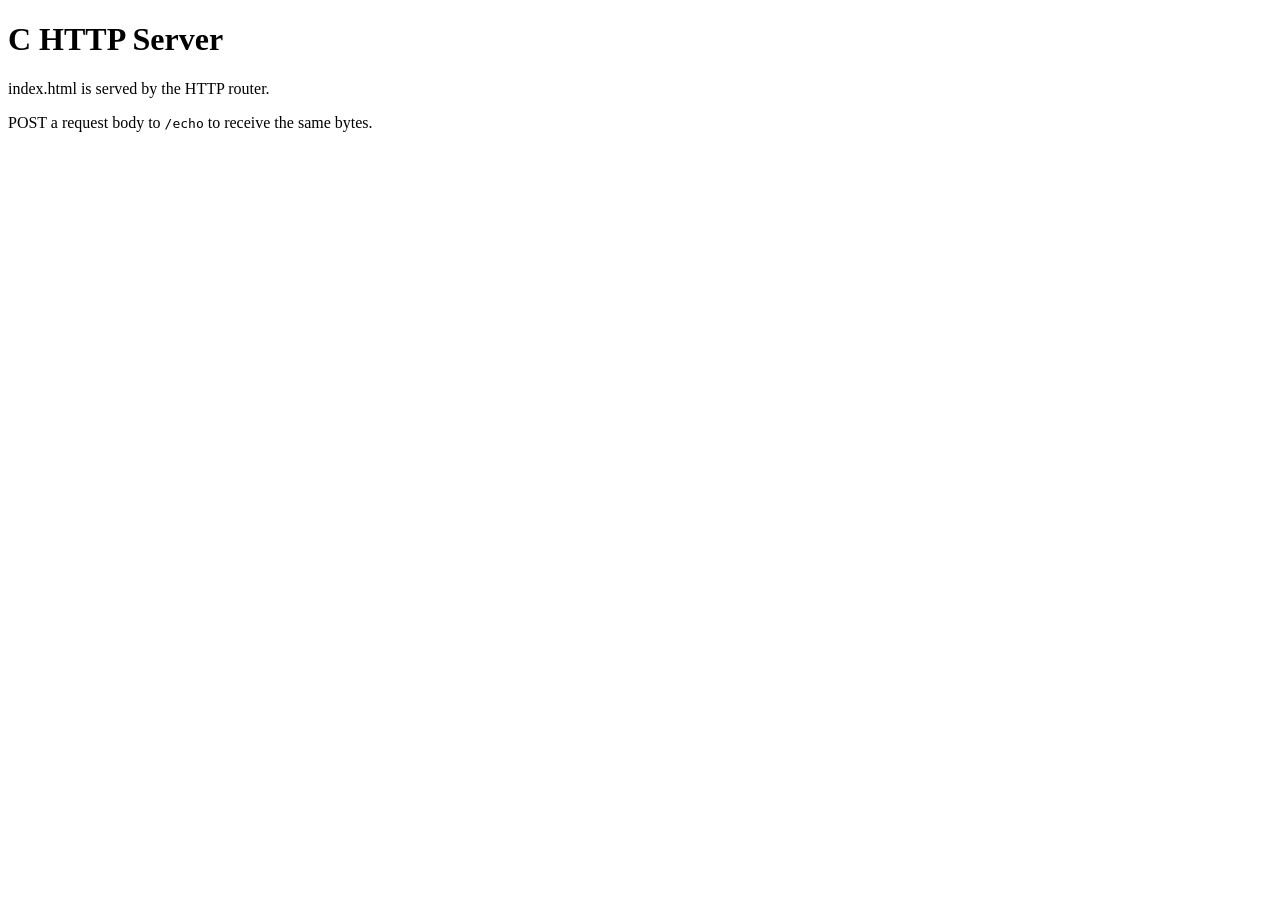
<file: index.html>
<!doctype html>
<html lang="en">
<head>
  <meta charset="utf-8">
  <meta name="viewport" content="width=device-width, initial-scale=1">
  <title>C HTTP Server</title>
</head>
<body>
  <main>
    <h1>C HTTP Server</h1>
    <p>index.html is served by the HTTP router.</p>
    <p>POST a request body to <code>/echo</code> to receive the same bytes.</p>
  </main>
</body>
</html>
</file>
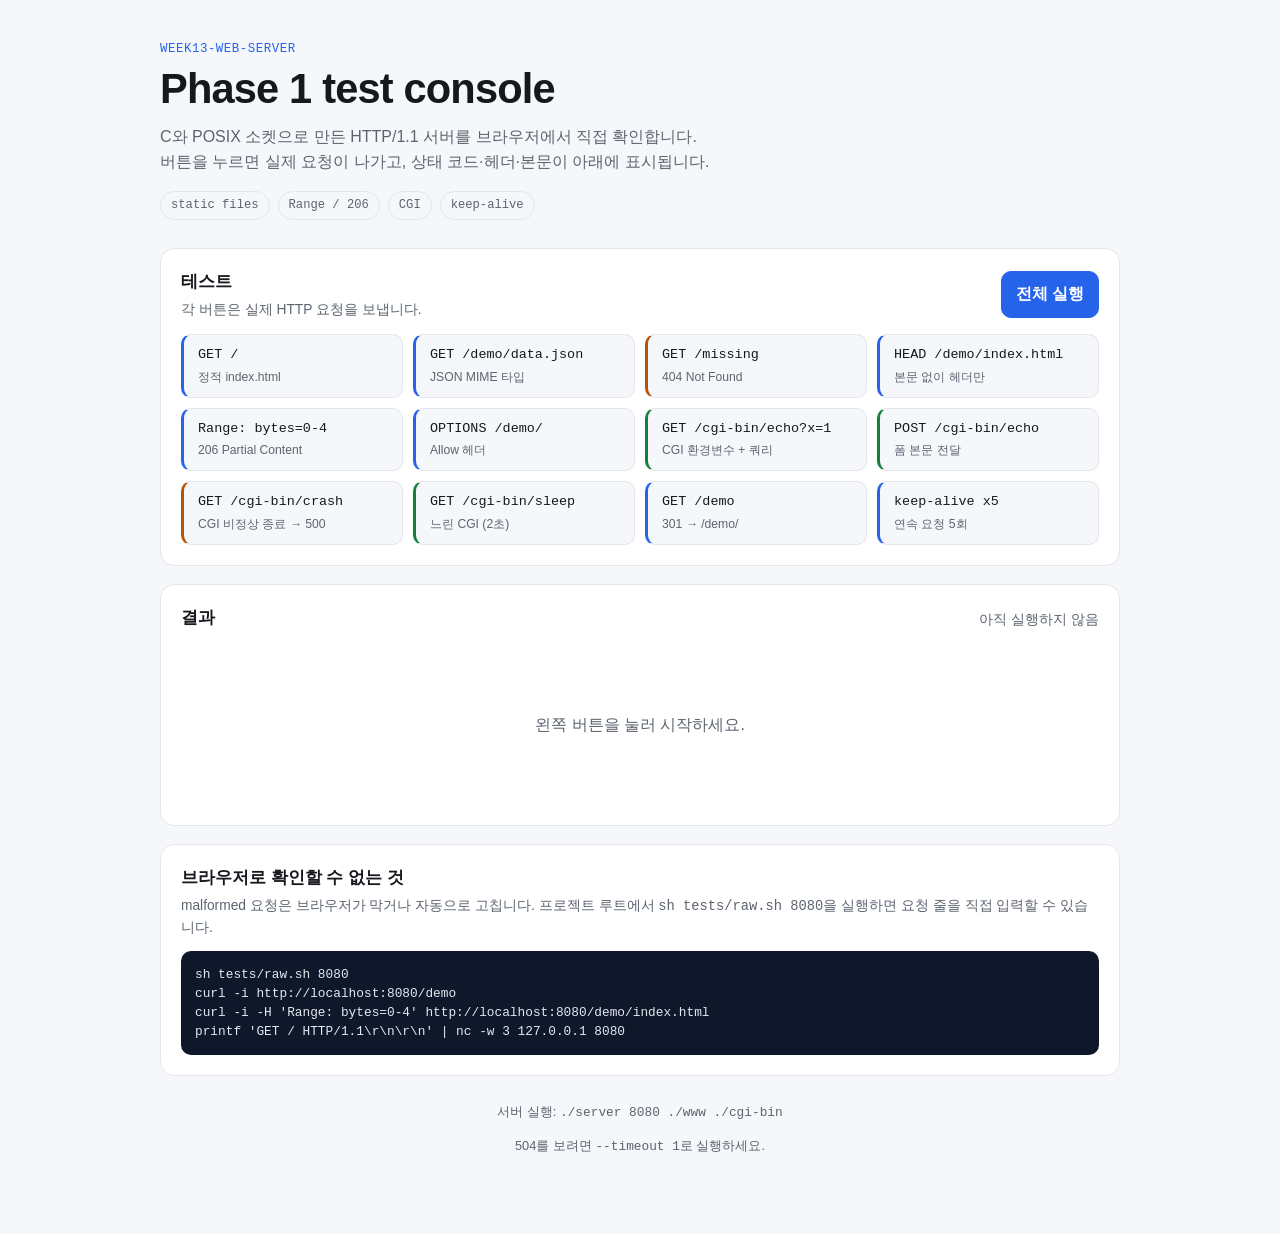
<file: www/demo/index.html>
<!DOCTYPE html>
<html lang="ko">
<head>
  <meta charset="utf-8">
  <meta name="viewport" content="width=device-width, initial-scale=1">
  <title>Phase 1 test console — week13 web server</title>
  <link rel="stylesheet" href="./style.css">
  <script src="./app.js" defer></script>
</head>
<body>
  <div class="page">
    <header class="hero">
      <p class="eyebrow">week13-web-server</p>
      <h1>Phase 1 test console</h1>
      <p class="lede">
        C와 POSIX 소켓으로 만든 HTTP/1.1 서버를 브라우저에서 직접 확인합니다.
        버튼을 누르면 실제 요청이 나가고, 상태 코드·헤더·본문이 아래에 표시됩니다.
      </p>
      <div class="pills">
        <span class="pill">static files</span>
        <span class="pill">Range / 206</span>
        <span class="pill">CGI</span>
        <span class="pill">keep-alive</span>
      </div>
    </header>

    <main>
      <section class="panel">
        <div class="panel-head">
          <div>
            <h2>테스트</h2>
            <p class="hint">각 버튼은 실제 HTTP 요청을 보냅니다.</p>
          </div>
          <button id="run-all" class="btn btn-primary" type="button">전체 실행</button>
        </div>
        <div id="tests" class="test-grid"></div>
      </section>

      <section class="panel">
        <div class="panel-head">
          <h2>결과</h2>
          <span id="result-title" class="hint">아직 실행하지 않음</span>
        </div>
        <div id="result" class="result empty" aria-live="polite">
          <p class="empty">왼쪽 버튼을 눌러 시작하세요.</p>
        </div>
      </section>

      <section class="panel">
        <h2>브라우저로 확인할 수 없는 것</h2>
        <p class="hint">
          malformed 요청은 브라우저가 막거나 자동으로 고칩니다. 프로젝트 루트에서
          <code>sh tests/raw.sh 8080</code>을 실행하면 요청 줄을 직접 입력할 수 있습니다.
        </p>
        <pre class="snippet"><code>sh tests/raw.sh 8080
curl -i http://localhost:8080/demo
curl -i -H 'Range: bytes=0-4' http://localhost:8080/demo/index.html
printf 'GET / HTTP/1.1\r\n\r\n' | nc -w 3 127.0.0.1 8080</code></pre>
      </section>
    </main>

    <footer class="footer">
      <p>서버 실행: <code>./server 8080 ./www ./cgi-bin</code></p>
      <p>504를 보려면 <code>--timeout 1</code>로 실행하세요.</p>
    </footer>
  </div>
</body>
</html>
</file>
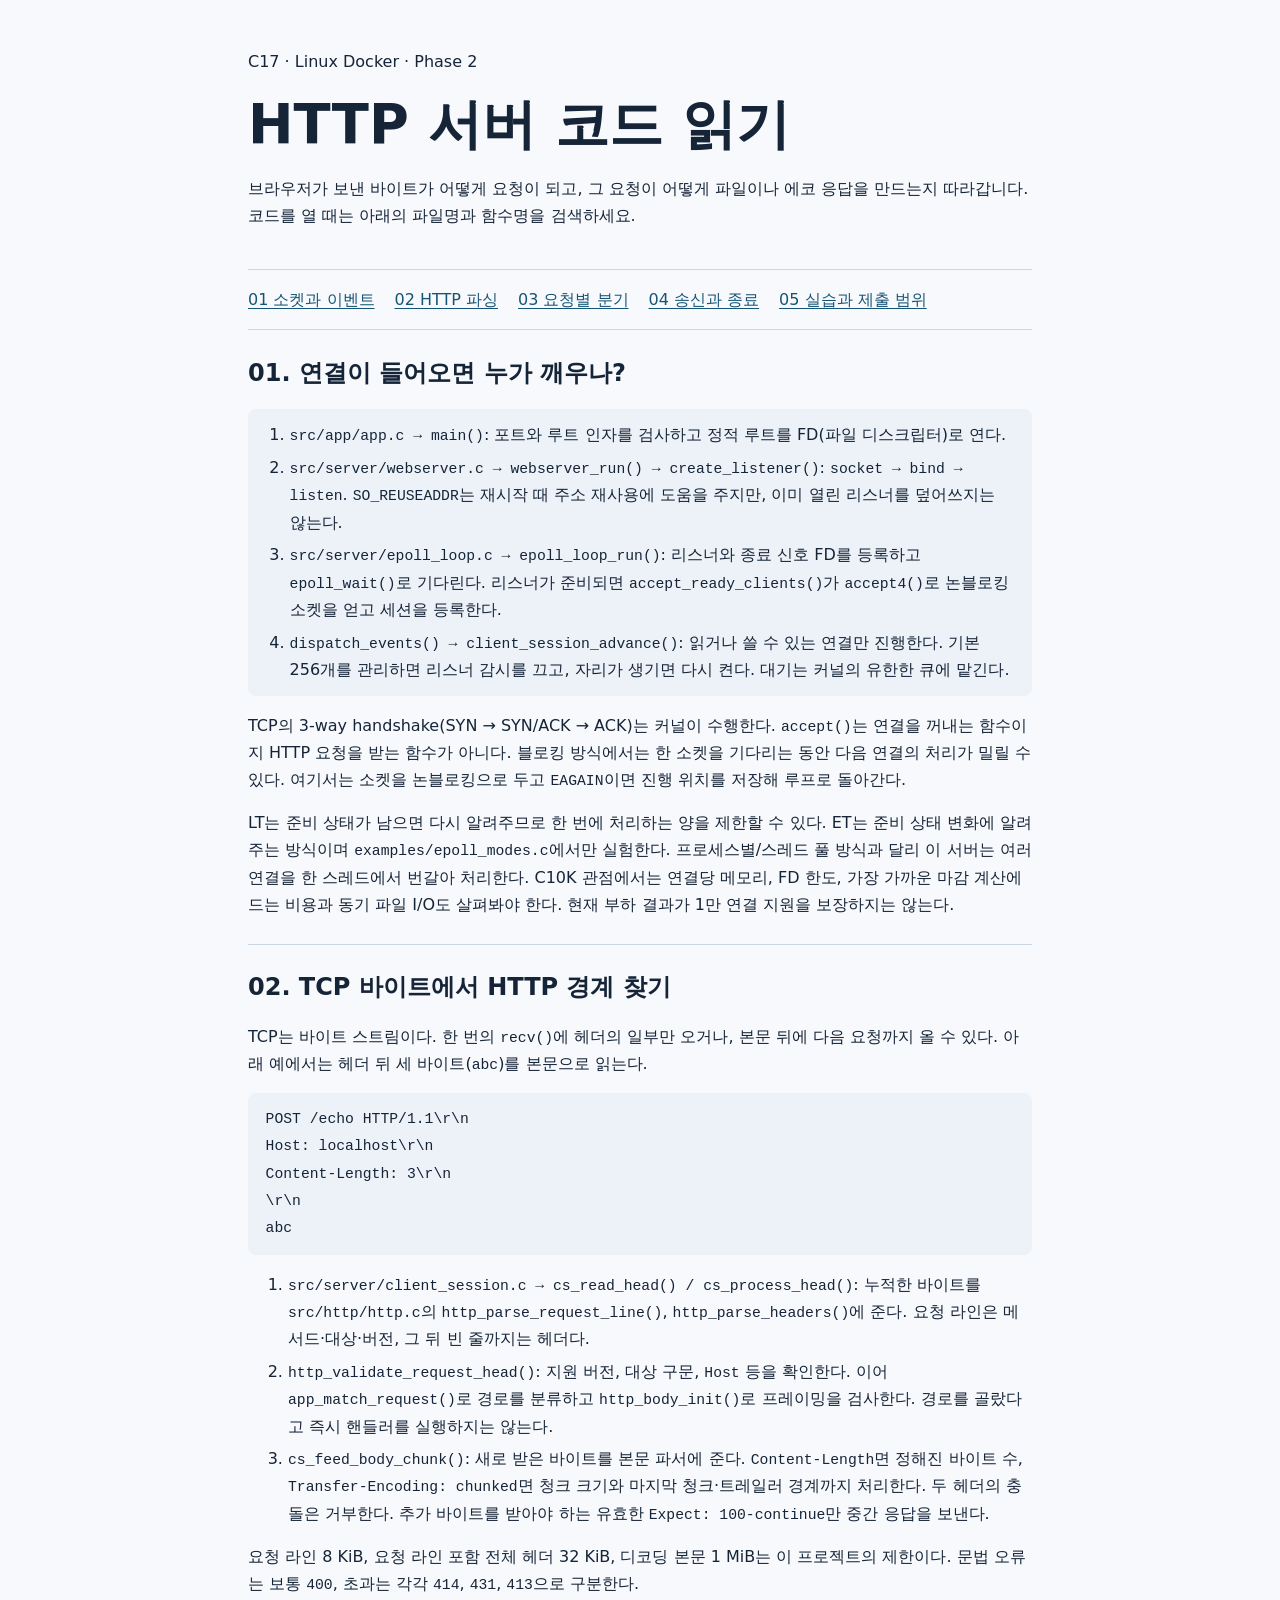
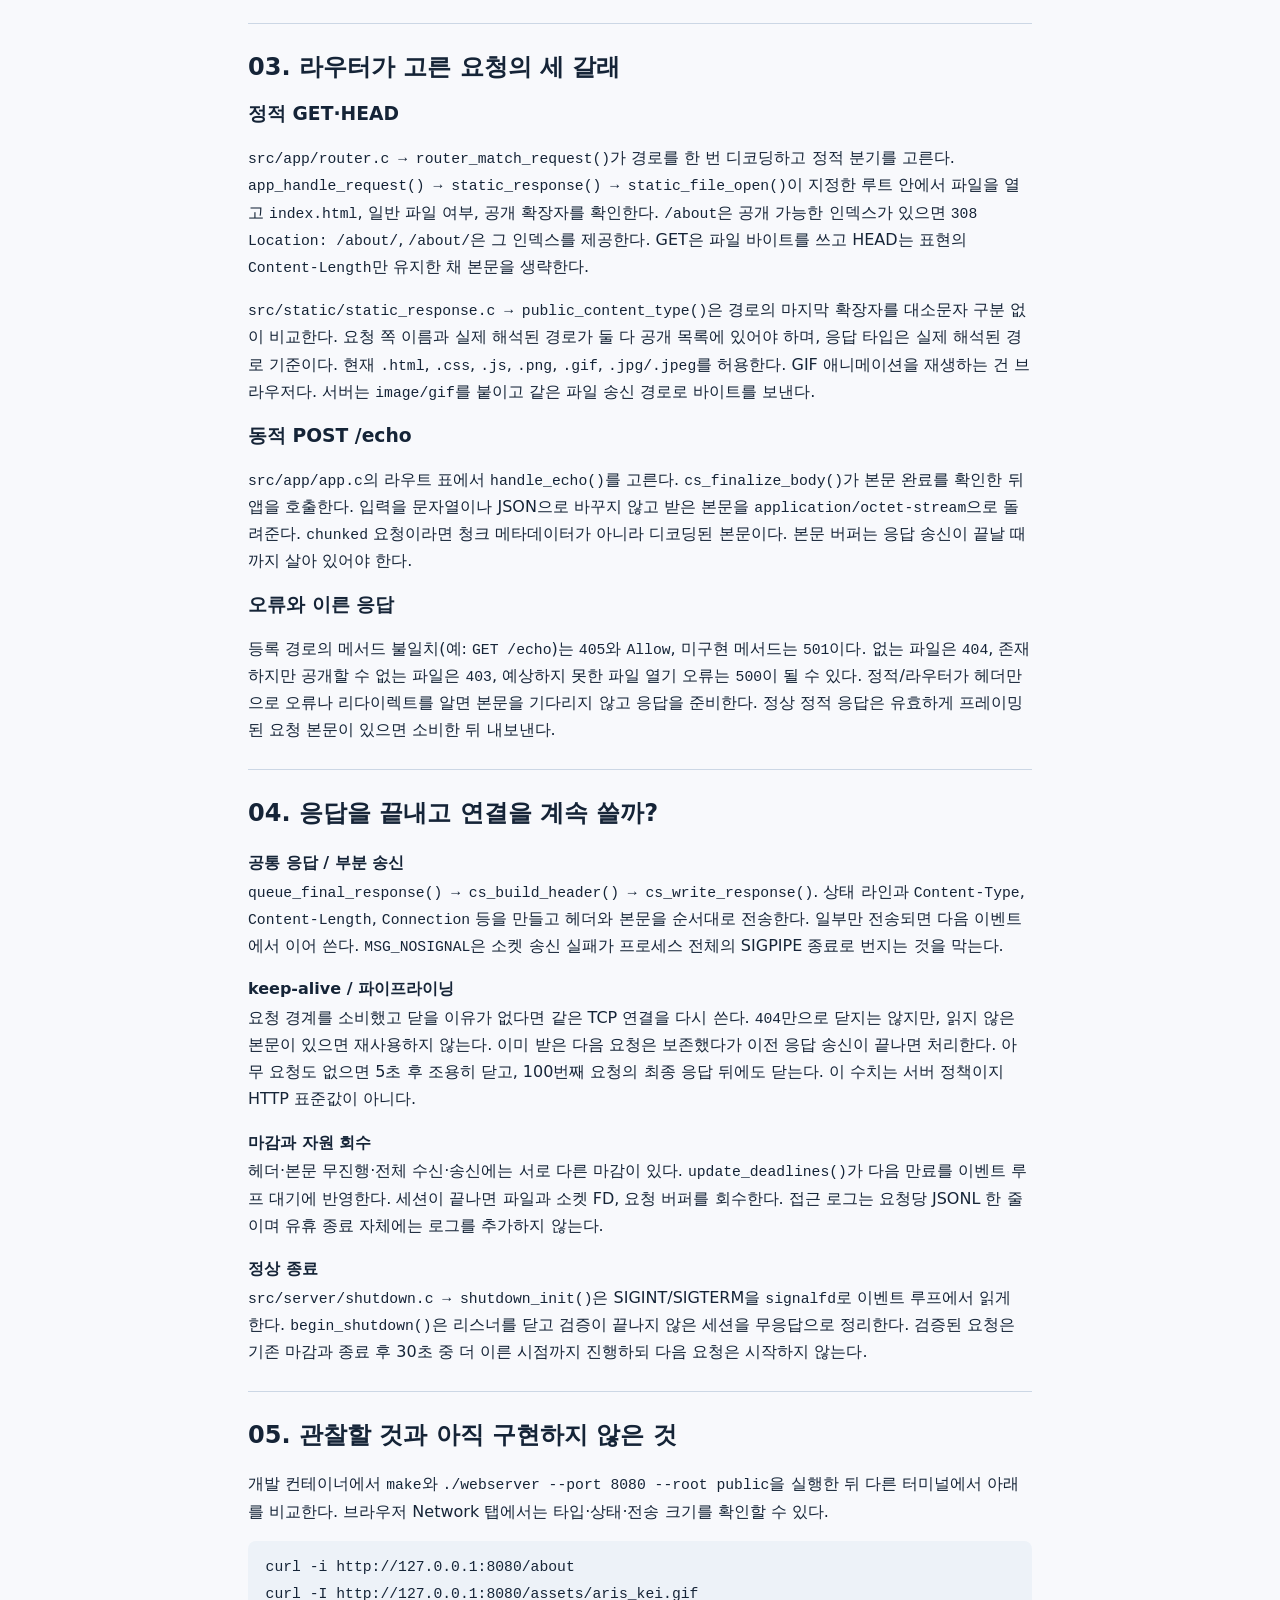
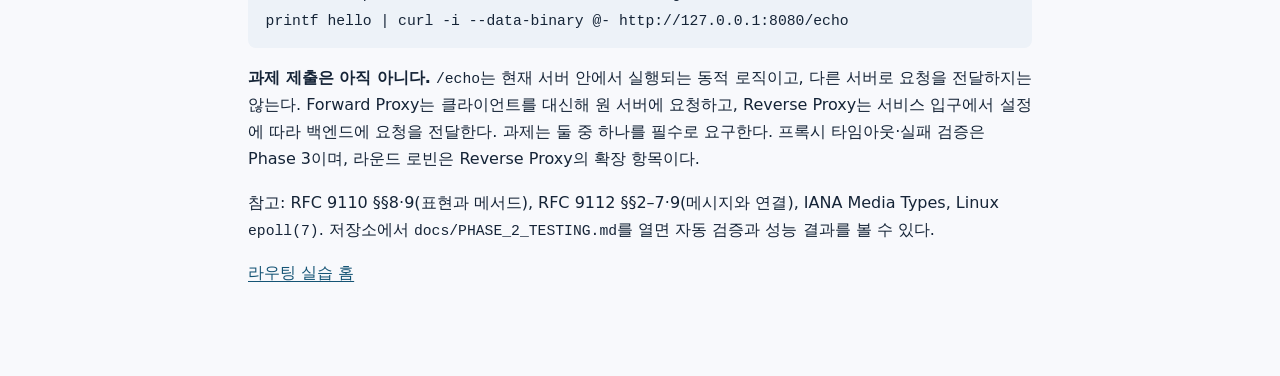
<file: public/http-server-guide.html>
<!doctype html>
<html lang="ko">
  <head>
    <meta charset="utf-8">
    <meta name="viewport" content="width=device-width, initial-scale=1">
    <title>C HTTP 서버 코드 읽기</title>
    <style>
      :root { color-scheme: light dark; --ink: light-dark(#152437, #e8edf3); --bg: light-dark(#f8f9fc, #101821); --panel: light-dark(#edf2f8, #1a2837); --line: light-dark(#ccd7e5, #36495d); --link: light-dark(#155475, #8ed6ff); }
      * { box-sizing: border-box; }
      body { margin: 0; background: var(--bg); color: var(--ink); font: 1rem/1.7 system-ui, sans-serif; overflow-wrap: anywhere; }
      main { max-width: 54rem; margin: auto; padding: 2rem clamp(1rem, 4vw, 2.5rem) 4rem; }
      header { padding-bottom: 1.5rem; border-bottom: 1px solid var(--line); }
      h1, h2, h3 { line-height: 1.24; word-break: keep-all; }
      h1 { margin: .4rem 0 .8rem; font-size: clamp(2rem, 6vw, 3.4rem); }
      h2 { margin-top: 0; }
      section { border-top: 1px solid var(--line); padding: 1.8rem 0 .6rem; }
      nav ul { display: flex; flex-wrap: wrap; gap: .4rem 1.25rem; padding-left: 0; list-style: none; }
      a { color: var(--link); text-underline-offset: .19em; }
      a:focus-visible { outline: 2px solid currentColor; outline-offset: 3px; }
      code { font: .92em ui-monospace, monospace; }
      pre, .flow { background: var(--panel); padding: .8rem 1.1rem; border-radius: .5rem; }
      pre { white-space: pre-wrap; }
      .flow { padding-left: 2.6rem; }
      li + li { margin-top: .35rem; }
      nav li + li { margin-top: 0; }
      dt { font-weight: 700; }
      dd { margin: .1rem 0 1rem; }
    </style>
  </head>
  <body>
    <main>
      <header>
        <p>C17 · Linux Docker · Phase 2</p>
        <h1>HTTP 서버 코드 읽기</h1>
        <p>브라우저가 보낸 바이트가 어떻게 요청이 되고, 그 요청이 어떻게 파일이나 에코 응답을 만드는지 따라갑니다. 코드를 열 때는 아래의 파일명과 함수명을 검색하세요.</p>
      </header>
      <nav aria-label="목차">
        <ul>
          <li><a href="#socket">01 소켓과 이벤트</a></li>
          <li><a href="#parse">02 HTTP 파싱</a></li>
          <li><a href="#routes">03 요청별 분기</a></li>
          <li><a href="#finish">04 송신과 종료</a></li>
          <li><a href="#practice">05 실습과 제출 범위</a></li>
        </ul>
      </nav>
      <section id="socket">
        <h2>01. 연결이 들어오면 누가 깨우나?</h2>
        <ol class="flow">
          <li><code>src/app/app.c → main()</code>: 포트와 루트 인자를 검사하고 정적 루트를 FD(파일 디스크립터)로 연다.</li>
          <li><code>src/server/webserver.c → webserver_run() → create_listener()</code>: <code>socket → bind → listen</code>. <code>SO_REUSEADDR</code>는 재시작 때 주소 재사용에 도움을 주지만, 이미 열린 리스너를 덮어쓰지는 않는다.</li>
          <li><code>src/server/epoll_loop.c → epoll_loop_run()</code>: 리스너와 종료 신호 FD를 등록하고 <code>epoll_wait()</code>로 기다린다. 리스너가 준비되면 <code>accept_ready_clients()</code>가 <code>accept4()</code>로 논블로킹 소켓을 얻고 세션을 등록한다.</li>
          <li><code>dispatch_events() → client_session_advance()</code>: 읽거나 쓸 수 있는 연결만 진행한다. 기본 256개를 관리하면 리스너 감시를 끄고, 자리가 생기면 다시 켠다. 대기는 커널의 유한한 큐에 맡긴다.</li>
        </ol>
        <p>TCP의 3-way handshake(SYN → SYN/ACK → ACK)는 커널이 수행한다. <code>accept()</code>는 연결을 꺼내는 함수이지 HTTP 요청을 받는 함수가 아니다. 블로킹 방식에서는 한 소켓을 기다리는 동안 다음 연결의 처리가 밀릴 수 있다. 여기서는 소켓을 논블로킹으로 두고 <code>EAGAIN</code>이면 진행 위치를 저장해 루프로 돌아간다.</p>
        <p>LT는 준비 상태가 남으면 다시 알려주므로 한 번에 처리하는 양을 제한할 수 있다. ET는 준비 상태 변화에 알려주는 방식이며 <code>examples/epoll_modes.c</code>에서만 실험한다. 프로세스별/스레드 풀 방식과 달리 이 서버는 여러 연결을 한 스레드에서 번갈아 처리한다. C10K 관점에서는 연결당 메모리, FD 한도, 가장 가까운 마감 계산에 드는 비용과 동기 파일 I/O도 살펴봐야 한다. 현재 부하 결과가 1만 연결 지원을 보장하지는 않는다.</p>
      </section>
      <section id="parse">
        <h2>02. TCP 바이트에서 HTTP 경계 찾기</h2>
        <p>TCP는 바이트 스트림이다. 한 번의 <code>recv()</code>에 헤더의 일부만 오거나, 본문 뒤에 다음 요청까지 올 수 있다. 아래 예에서는 헤더 뒤 세 바이트(<code>abc</code>)를 본문으로 읽는다.</p>
        <pre><code>POST /echo HTTP/1.1\r\n
Host: localhost\r\n
Content-Length: 3\r\n
\r\n
abc</code></pre>
        <ol>
          <li><code>src/server/client_session.c → cs_read_head() / cs_process_head()</code>: 누적한 바이트를 <code>src/http/http.c</code>의 <code>http_parse_request_line()</code>, <code>http_parse_headers()</code>에 준다. 요청 라인은 메서드·대상·버전, 그 뒤 빈 줄까지는 헤더다.</li>
          <li><code>http_validate_request_head()</code>: 지원 버전, 대상 구문, <code>Host</code> 등을 확인한다. 이어 <code>app_match_request()</code>로 경로를 분류하고 <code>http_body_init()</code>로 프레이밍을 검사한다. 경로를 골랐다고 즉시 핸들러를 실행하지는 않는다.</li>
          <li><code>cs_feed_body_chunk()</code>: 새로 받은 바이트를 본문 파서에 준다. <code>Content-Length</code>면 정해진 바이트 수, <code>Transfer-Encoding: chunked</code>면 청크 크기와 마지막 청크·트레일러 경계까지 처리한다. 두 헤더의 충돌은 거부한다. 추가 바이트를 받아야 하는 유효한 <code>Expect: 100-continue</code>만 중간 응답을 보낸다.</li>
        </ol>
        <p>요청 라인 8 KiB, 요청 라인 포함 전체 헤더 32 KiB, 디코딩 본문 1 MiB는 이 프로젝트의 제한이다. 문법 오류는 보통 <code>400</code>, 초과는 각각 <code>414</code>, <code>431</code>, <code>413</code>으로 구분한다.</p>
      </section>
      <section id="routes">
        <h2>03. 라우터가 고른 요청의 세 갈래</h2>
        <h3>정적 GET·HEAD</h3>
        <p><code>src/app/router.c → router_match_request()</code>가 경로를 한 번 디코딩하고 정적 분기를 고른다. <code>app_handle_request() → static_response() → static_file_open()</code>이 지정한 루트 안에서 파일을 열고 <code>index.html</code>, 일반 파일 여부, 공개 확장자를 확인한다. <code>/about</code>은 공개 가능한 인덱스가 있으면 <code>308 Location: /about/</code>, <code>/about/</code>은 그 인덱스를 제공한다. GET은 파일 바이트를 쓰고 HEAD는 표현의 <code>Content-Length</code>만 유지한 채 본문을 생략한다.</p>
        <p><code>src/static/static_response.c → public_content_type()</code>은 경로의 마지막 확장자를 대소문자 구분 없이 비교한다. 요청 쪽 이름과 실제 해석된 경로가 둘 다 공개 목록에 있어야 하며, 응답 타입은 실제 해석된 경로 기준이다. 현재 <code>.html</code>, <code>.css</code>, <code>.js</code>, <code>.png</code>, <code>.gif</code>, <code>.jpg/.jpeg</code>를 허용한다. GIF 애니메이션을 재생하는 건 브라우저다. 서버는 <code>image/gif</code>를 붙이고 같은 파일 송신 경로로 바이트를 보낸다.</p>
        <h3>동적 POST /echo</h3>
        <p><code>src/app/app.c</code>의 라우트 표에서 <code>handle_echo()</code>를 고른다. <code>cs_finalize_body()</code>가 본문 완료를 확인한 뒤 앱을 호출한다. 입력을 문자열이나 JSON으로 바꾸지 않고 받은 본문을 <code>application/octet-stream</code>으로 돌려준다. <code>chunked</code> 요청이라면 청크 메타데이터가 아니라 디코딩된 본문이다. 본문 버퍼는 응답 송신이 끝날 때까지 살아 있어야 한다.</p>
        <h3>오류와 이른 응답</h3>
        <p>등록 경로의 메서드 불일치(예: <code>GET /echo</code>)는 <code>405</code>와 <code>Allow</code>, 미구현 메서드는 <code>501</code>이다. 없는 파일은 <code>404</code>, 존재하지만 공개할 수 없는 파일은 <code>403</code>, 예상하지 못한 파일 열기 오류는 <code>500</code>이 될 수 있다. 정적/라우터가 헤더만으로 오류나 리다이렉트를 알면 본문을 기다리지 않고 응답을 준비한다. 정상 정적 응답은 유효하게 프레이밍된 요청 본문이 있으면 소비한 뒤 내보낸다.</p>
      </section>
      <section id="finish">
        <h2>04. 응답을 끝내고 연결을 계속 쓸까?</h2>
        <dl>
          <dt>공통 응답 / 부분 송신</dt>
          <dd><code>queue_final_response() → cs_build_header() → cs_write_response()</code>. 상태 라인과 <code>Content-Type</code>, <code>Content-Length</code>, <code>Connection</code> 등을 만들고 헤더와 본문을 순서대로 전송한다. 일부만 전송되면 다음 이벤트에서 이어 쓴다. <code>MSG_NOSIGNAL</code>은 소켓 송신 실패가 프로세스 전체의 SIGPIPE 종료로 번지는 것을 막는다.</dd>
          <dt>keep-alive / 파이프라이닝</dt>
          <dd>요청 경계를 소비했고 닫을 이유가 없다면 같은 TCP 연결을 다시 쓴다. <code>404</code>만으로 닫지는 않지만, 읽지 않은 본문이 있으면 재사용하지 않는다. 이미 받은 다음 요청은 보존했다가 이전 응답 송신이 끝나면 처리한다. 아무 요청도 없으면 5초 후 조용히 닫고, 100번째 요청의 최종 응답 뒤에도 닫는다. 이 수치는 서버 정책이지 HTTP 표준값이 아니다.</dd>
          <dt>마감과 자원 회수</dt>
          <dd>헤더·본문 무진행·전체 수신·송신에는 서로 다른 마감이 있다. <code>update_deadlines()</code>가 다음 만료를 이벤트 루프 대기에 반영한다. 세션이 끝나면 파일과 소켓 FD, 요청 버퍼를 회수한다. 접근 로그는 요청당 JSONL 한 줄이며 유휴 종료 자체에는 로그를 추가하지 않는다.</dd>
          <dt>정상 종료</dt>
          <dd><code>src/server/shutdown.c → shutdown_init()</code>은 SIGINT/SIGTERM을 <code>signalfd</code>로 이벤트 루프에서 읽게 한다. <code>begin_shutdown()</code>은 리스너를 닫고 검증이 끝나지 않은 세션을 무응답으로 정리한다. 검증된 요청은 기존 마감과 종료 후 30초 중 더 이른 시점까지 진행하되 다음 요청은 시작하지 않는다.</dd>
        </dl>
      </section>
      <section id="practice">
        <h2>05. 관찰할 것과 아직 구현하지 않은 것</h2>
        <p>개발 컨테이너에서 <code>make</code>와 <code>./webserver --port 8080 --root public</code>을 실행한 뒤 다른 터미널에서 아래를 비교한다. 브라우저 Network 탭에서는 타입·상태·전송 크기를 확인할 수 있다.</p>
        <pre><code>curl -i http://127.0.0.1:8080/about
curl -I http://127.0.0.1:8080/assets/aris_kei.gif
printf hello | curl -i --data-binary @- http://127.0.0.1:8080/echo</code></pre>
        <p><strong>과제 제출은 아직 아니다.</strong> <code>/echo</code>는 현재 서버 안에서 실행되는 동적 로직이고, 다른 서버로 요청을 전달하지는 않는다. Forward Proxy는 클라이언트를 대신해 원 서버에 요청하고, Reverse Proxy는 서비스 입구에서 설정에 따라 백엔드에 요청을 전달한다. 과제는 둘 중 하나를 필수로 요구한다. 프록시 타임아웃·실패 검증은 Phase 3이며, 라운드 로빈은 Reverse Proxy의 확장 항목이다.</p>
        <p>참고: RFC 9110 §§8·9(표현과 메서드), RFC 9112 §§2–7·9(메시지와 연결), IANA Media Types, Linux <code>epoll(7)</code>. 저장소에서 <code>docs/PHASE_2_TESTING.md</code>를 열면 자동 검증과 성능 결과를 볼 수 있다.</p>
        <p><a href="index.html">라우팅 실습 홈</a></p>
      </section>
    </main>
  </body>
</html>
</file>
<file: www/demo/style.css>
:root {
  color-scheme: light dark;
  --bg: #f5f7fa;
  --panel: #ffffff;
  --text: #16181d;
  --muted: #5c6470;
  --line: #e3e6ea;
  --accent: #2563eb;
  --accent-soft: #e8efff;
  --ok: #15803d;
  --warn: #b45309;
  --bad: #b91c1c;
  --info: #1d4ed8;
  --code-bg: #0f172a;
  --code-text: #e2e8f0;
  --radius: 14px;
  --mono: ui-monospace, SFMono-Regular, Menlo, Consolas, "Liberation Mono", monospace;
  --sans: -apple-system, BlinkMacSystemFont, "Segoe UI", "Noto Sans KR", sans-serif;
}

@media (prefers-color-scheme: dark) {
  :root {
    --bg: #0b0d12;
    --panel: #14171e;
    --text: #e7eaf0;
    --muted: #9aa3b2;
    --line: #262b36;
    --accent: #7aa2ff;
    --accent-soft: #1a2540;
    --ok: #4ade80;
    --warn: #fbbf24;
    --bad: #f87171;
    --info: #93c5fd;
    --code-bg: #0a0c11;
    --code-text: #dbe4f0;
  }
}

* {
  box-sizing: border-box;
}

body {
  margin: 0;
  background: var(--bg);
  color: var(--text);
  font-family: var(--sans);
  line-height: 1.55;
  -webkit-font-smoothing: antialiased;
}

.page {
  max-width: 1000px;
  margin: 0 auto;
  padding: 40px 20px 64px;
}

.hero {
  margin-bottom: 28px;
}

.eyebrow {
  margin: 0 0 6px;
  color: var(--accent);
  font-family: var(--mono);
  font-size: 0.78rem;
  letter-spacing: 0.04em;
  text-transform: uppercase;
}

h1 {
  margin: 0;
  font-size: clamp(1.8rem, 4vw, 2.6rem);
  line-height: 1.15;
  letter-spacing: -0.02em;
}

.lede {
  max-width: 62ch;
  margin: 12px 0 0;
  color: var(--muted);
}

.pills {
  display: flex;
  flex-wrap: wrap;
  gap: 8px;
  margin-top: 16px;
}

.pill {
  padding: 4px 10px;
  border: 1px solid var(--line);
  border-radius: 999px;
  color: var(--muted);
  font-family: var(--mono);
  font-size: 0.76rem;
}

.panel {
  margin-bottom: 18px;
  padding: 20px;
  background: var(--panel);
  border: 1px solid var(--line);
  border-radius: var(--radius);
}

.panel-head {
  display: flex;
  align-items: center;
  justify-content: space-between;
  gap: 16px;
  margin-bottom: 14px;
}

h2 {
  margin: 0;
  font-size: 1.05rem;
}

h3 {
  margin: 18px 0 8px;
  color: var(--muted);
  font-size: 0.8rem;
  font-weight: 600;
  letter-spacing: 0.03em;
  text-transform: uppercase;
}

.hint {
  margin: 4px 0 0;
  color: var(--muted);
  font-size: 0.86rem;
}

.test-grid {
  display: grid;
  grid-template-columns: repeat(auto-fill, minmax(220px, 1fr));
  gap: 10px;
}

.btn {
  padding: 10px 14px;
  color: var(--text);
  font: inherit;
  text-align: left;
  background: var(--bg);
  border: 1px solid var(--line);
  border-radius: 10px;
  cursor: pointer;
  transition: border-color 120ms ease, transform 120ms ease, background 120ms ease;
}

.btn:hover {
  border-color: var(--accent);
}

.btn:active {
  transform: translateY(1px);
}

.btn:disabled {
  opacity: 0.5;
  cursor: wait;
}

.btn-primary {
  color: #fff;
  font-weight: 600;
  text-align: center;
  background: var(--accent);
  border-color: var(--accent);
}

.btn-primary:hover {
  filter: brightness(1.08);
}

.test {
  display: flex;
  flex-direction: column;
  gap: 2px;
  border-left: 3px solid var(--line);
}

.test.static {
  border-left-color: var(--accent);
}

.test.cgi {
  border-left-color: var(--ok);
}

.test.error {
  border-left-color: var(--warn);
}

.test-label {
  font-family: var(--mono);
  font-size: 0.84rem;
}

.test-hint {
  color: var(--muted);
  font-size: 0.76rem;
}

.result {
  min-height: 160px;
}

.result.empty {
  display: grid;
  place-items: center;
  color: var(--muted);
}

.result-head {
  display: flex;
  align-items: center;
  gap: 10px;
  margin-bottom: 10px;
}

.status {
  padding: 3px 9px;
  font-family: var(--mono);
  font-size: 0.82rem;
  font-weight: 700;
  border: 1px solid currentColor;
  border-radius: 999px;
}

.status.ok {
  color: var(--ok);
}

.status.info {
  color: var(--info);
}

.status.warn {
  color: var(--warn);
}

.status.bad {
  color: var(--bad);
}

.note {
  margin: 10px 0;
  padding: 10px 12px;
  font-size: 0.86rem;
  background: var(--accent-soft);
  border-radius: 8px;
}

table {
  width: 100%;
  border-collapse: collapse;
  font-family: var(--mono);
  font-size: 0.78rem;
}

th,
td {
  padding: 5px 8px;
  text-align: left;
  vertical-align: top;
  border-bottom: 1px solid var(--line);
}

th {
  width: 34%;
  color: var(--muted);
  font-weight: 600;
}

pre {
  margin: 0;
  padding: 14px;
  overflow-x: auto;
  color: var(--code-text);
  font-family: var(--mono);
  font-size: 0.8rem;
  line-height: 1.5;
  background: var(--code-bg);
  border-radius: 10px;
}

.snippet {
  margin-top: 12px;
}

.footer {
  margin-top: 26px;
  color: var(--muted);
  font-size: 0.8rem;
  text-align: center;
}

code {
  font-family: var(--mono);
}

@media (max-width: 560px) {
  .page {
    padding: 24px 14px 40px;
  }

  .panel {
    padding: 16px;
  }

  .panel-head {
    flex-direction: column;
    align-items: flex-start;
  }

  .btn-primary {
    width: 100%;
  }
}
</file>
